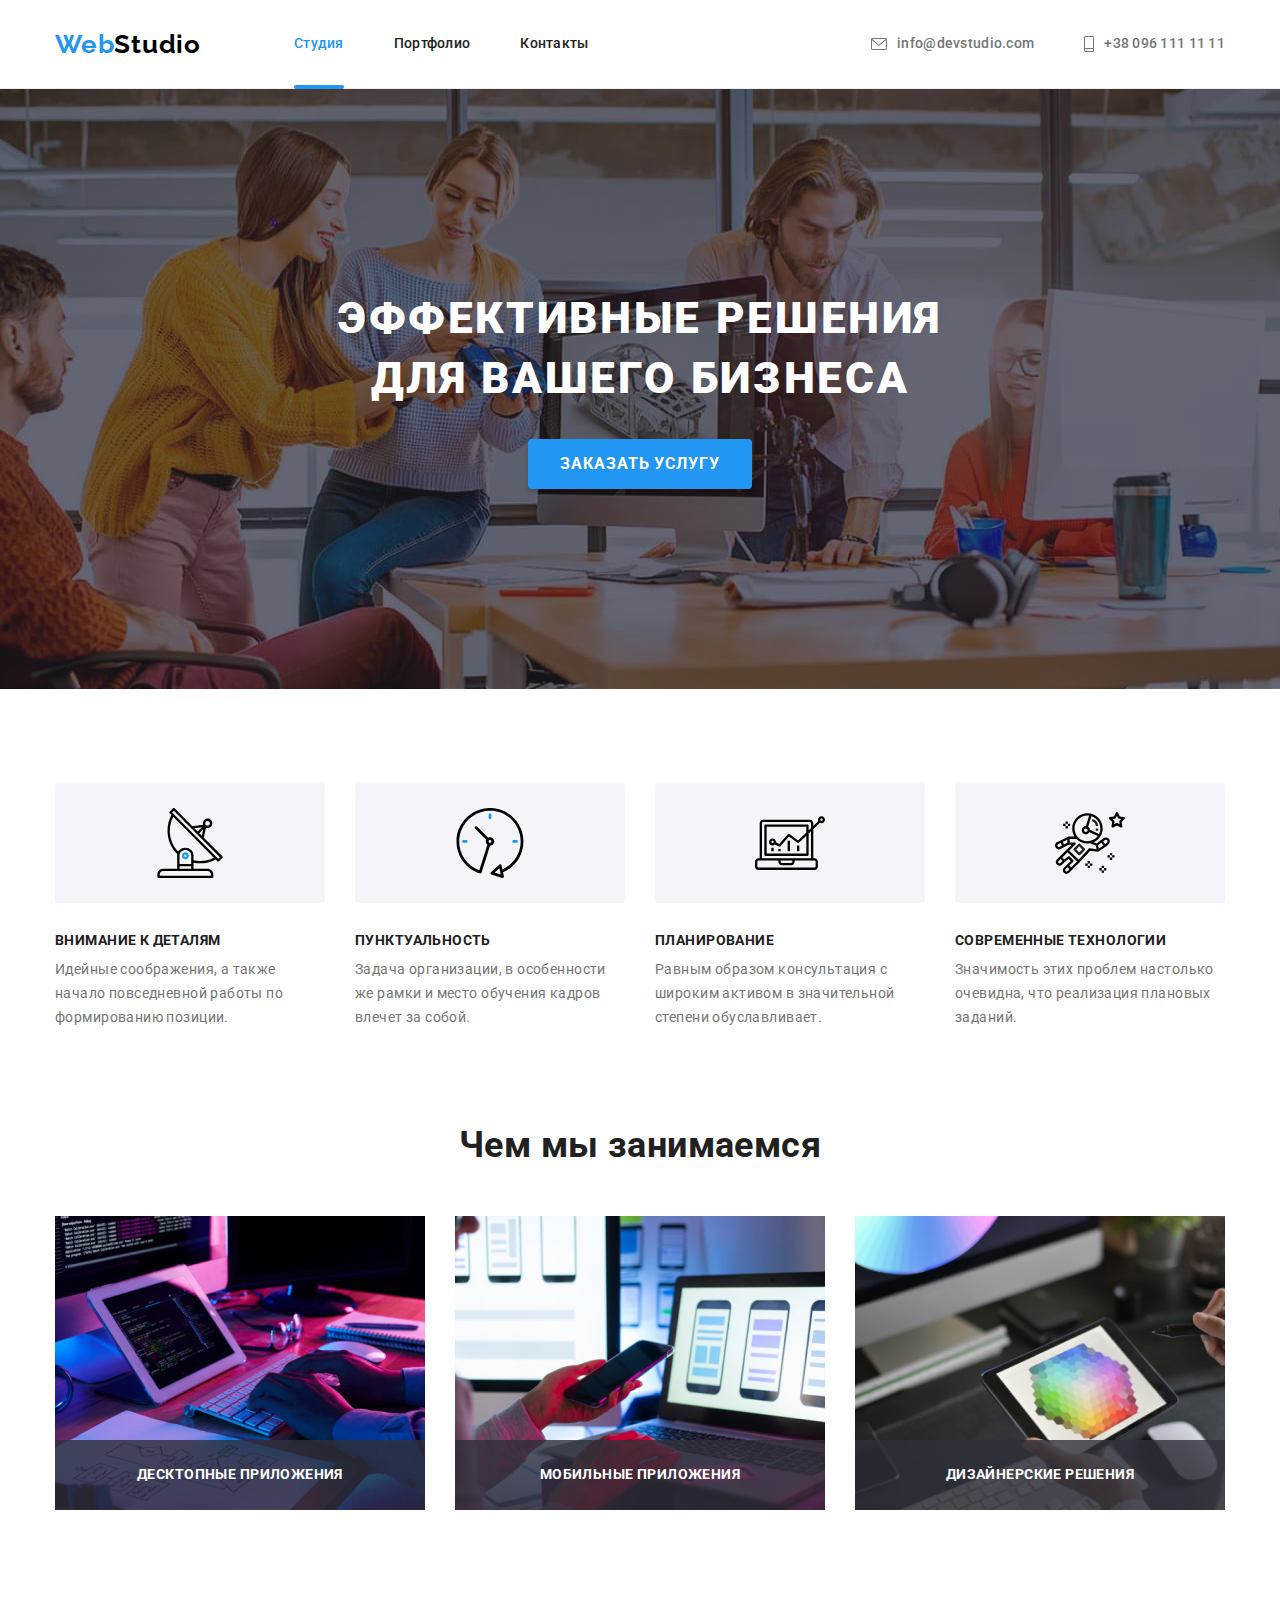
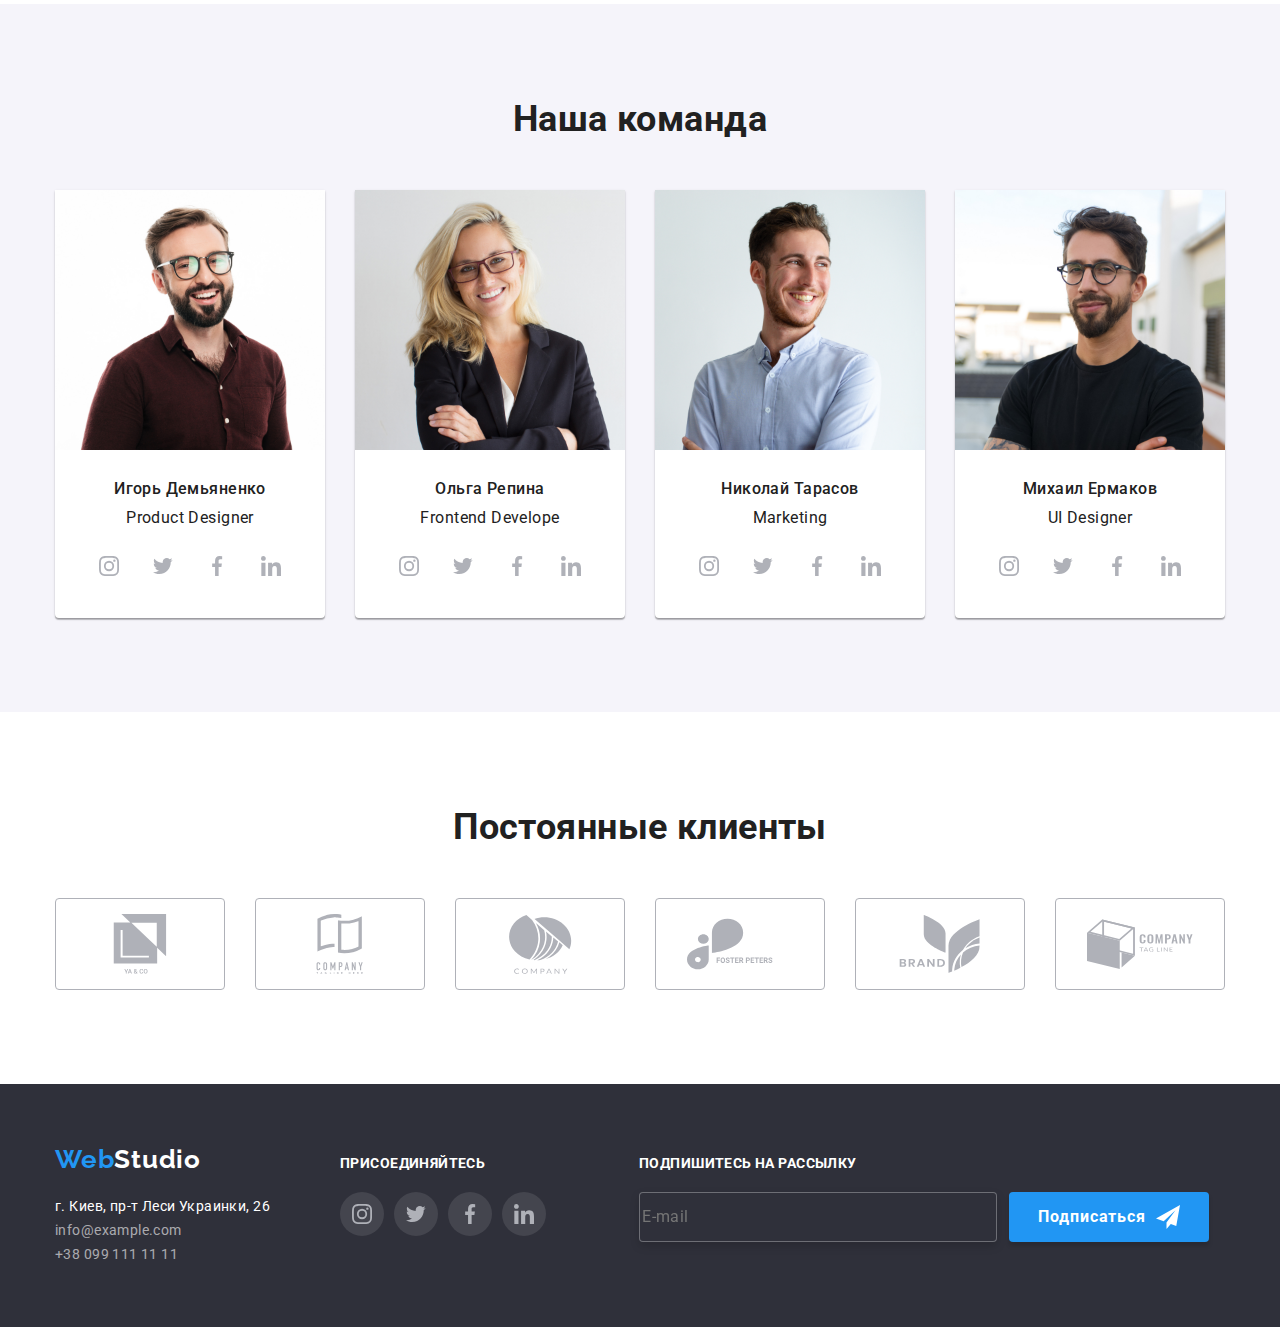
<file: index.html>
<!DOCTYPE html>
<html lang="ru">

<head>
    <meta charset="UTF-8">
    <meta http-equiv="X-UA-Compatible" content="IE=edge">
    <meta name="viewport" content="width=device-width, initial-scale=1.0">
    <title>Студия</title>
    <link rel="preconnect" href="https://fonts.googleapis.com">
    <link rel="preconnect" href="https://fonts.gstatic.com" crossorigin>
    <link rel="preconnect" href="https://fonts.googleapis.com">
    <link rel="preconnect" href="https://fonts.gstatic.com" crossorigin>
    <link href="https://fonts.googleapis.com/css2?family=Raleway:wght@700&family=Roboto:wght@400;500;700;900&display=swap"
        rel="stylesheet">
        <link rel="stylesheet" href="https://cdnjs.cloudflare.com/ajax/libs/modern-normalize/1.1.0/modern-normalize.min.css">
    <link rel="stylesheet" href="./css/styles.css">
</head>

<body>
    <!--Шапка сайта-->
    <header class="page-header">
     <div class="container header-container">
        <a href="" class="logo">Web<span class="logo-studio">Studio</span></a>
        <nav>
            <ul class="site-nav">
                <li class="header-item"><a href="" class="link current">Студия</a></li>
                <li class="header-item"><a href="./portfolio.html" class="link">Портфолио</a></li>
                <li class="header-item"><a href="" class="link">Контакты</a></li>
            </ul>
        </nav>
        <ul class="auth-nav">
            <li class="header-item"><a href="mailto:info@devstudio.com" class="link">
                <svg class="icon-envelop" width="16" height="12">
                <use href="./images/icons.svg#icon-envelope"></use></svg>
                info@devstudio.com</a></li>
            <li class="header-item"><a href="tel:+380961111111" class="link">
                <svg class="icon-smart" width="10" height="16">
                    <use href="./images/icons.svg#icon-smartphone"></use></svg>
                +38 096 111 11 11</a></li>
        </ul>
        </div> 
    </header>
    <main>
        <!--Головна картинка-->
        <section class="hero">
            <div class="container">
            <h1 class="hero-title">Эффективные решения для вашего бизнеса</h1>
            <button type="button" class="button primary" data-modal-open>Заказать услугу</button>
            </div>
        </section>

        <!--Особливості-->
         <section class="section">
            <div class="container">
            <h2 class="section-title visually-hidden">Особенности</h2>
            <ul class="feature-items">
                <li class="feature-content">
                    <div class="icons-item">
                    <svg class="feature-icon" width="65" height="70">
                        <use href="./images/icons.svg#icon-antenna-1"></use>
                    </svg>
                    </div>
                    <h3 class="title">Внимание к деталям</h3>
                    <p>Идейные соображения, а также начало повседневной работы по формированию позиции.</p>
                </li>
                <li class="feature-content">
                    <div class="icons-item">
                    <svg class="feature-icon" width="67" height="70">
                        <use href="./images/icons.svg#icon-clock"></use>
                    </svg>
                    </div>
                    <h3 class="title">Пунктуальность</h3>
                    <p>Задача организации, в особенности же рамки и место обучения кадров влечет за собой.</p>
                </li>
                <li class="feature-content">
                    <div class="icons-item">
                    <svg class="feature-icon" width="70" height="54">
                        <use href="./images/icons.svg#icon-diagramma"></use>
                    </svg>
                    </div>
                    <h3 class="title">Планирование</h3>
                    <p>Равным образом консультация с широким активом в значительной степени обуславливает.</p>
                </li>
                <li class="feature-content">
                    <div class="icons-item">
                    <svg class="feature-icon" width="55" height="60">
                        <use href="./images/icons.svg#icon-astronaut"></use>
                    </svg>
                    </div>
                    <h3 class="title">Современные технологии</h3>
                    <p>Значимость этих проблем настолько очевидна, что реализация плановых заданий.</p>
                </li>
            </ul>
            </div>
        </section>
    
        <!--Чим ми займаємося-->
        <section class="section section-work">
            <div class="container">
            <h2 class="section-title">Чем мы занимаемся</h2>
            <ul class="work">
                <li class="work-items"><img src="./images/img1.jpg" alt="создание сайтов" width="370">
                    <div class="label">Десктопные приложения</div>
                </li>
                <li class="work-items"> <img src="./images/img1.2.jpg" alt="работа на электронных носителях" width="370">
                    <div class="label">Мобильные приложения</div>
                </li>
                <li class="work-items"> <img src="./images/img1.3.jpg" alt="дизайн и графика" width="370">
                    <div class="label">Дизайнерские решения</div>
                </li>
            </ul>
        </div>
        </section>

        <!--Команда-->
    
        <section class="team section">
            <div class="container">
            <h2 class="section-title">Наша команда</h2>
            <ul class="team-items">
                <li class="items-card"> 
                    <img src="./images/img.jpg" alt="фото дизайнер" width="270">
                     <div class="card-bottom">
                    <h3 class="title">Игорь Демьяненко</h3>
                    <p class="text" lang="en">Product Designer</p> 
                    
                    <ul class="team-items-list social-list">
                        <li class="social-item">
                            <a href="" class="social-link">
                                <svg class="social-icon" width="20" height="20">
                                    <use href="./images/icons.svg#icon-instagram-2-1"></use>
                                </svg>
                            </a>
                        </li>
                        <li class="social-item">
                            <a href="" class="social-link">
                            <svg class="social-icon" width="20" height="20">
                                <use href="./images/icons.svg#icon-twit"></use>
                            </svg>
                            </a>
                        </li>
                        <li class="social-item">
                            <a href="" class="social-link">
                            <svg class="social-icon" width="20" height="20">
                                <use href="./images/icons.svg#icon-facebook"></use>
                            </svg>
                            </a>
                        </li>
                        <li class="social-item">
                            <a href="" class="social-link">
                            <svg class="social-icon" width="20" height="20">
                                <use href="./images/icons.svg#icon-linkedin"></use>
                            </svg>
                            </a>
                        </li>
                    </ul>
                    </div>
                    </li>
                <li class="items-card"><img src="./images/img2.jpg" alt="фото фронтэнд" width="270">
                    <div class="card-bottom">
                    <h3 class="title">Ольга Репина</h3>
                    <p class="text" lang="en">Frontend Develope</p>
               
                <ul class="team-items-list social-list">
                    <li class="social-item">
                        <a href="" class="social-link">
                            <svg class="social-icon" width="20" height="20">
                                <use href="./images/icons.svg#icon-instagram-2-1"></use>
                            </svg>
                        </a>
                    </li>
                    <li class="social-item">
                        <a href="" class="social-link">
                            <svg class="social-icon" width="20" height="20">
                                <use href="./images/icons.svg#icon-twit"></use>
                            </svg>
                        </a>
                    </li>
                    <li class="social-item">
                        <a href="" class="social-link">
                            <svg class="social-icon" width="20" height="20">
                                <use href="./images/icons.svg#icon-facebook"></use>
                            </svg>
                        </a>
                    </li>
                    <li class="social-item">
                        <a href="" class="social-link">
                            <svg class="social-icon" width="20" height="20">
                                <use href="./images/icons.svg#icon-linkedin"></use>
                            </svg>
                        </a>
                    </li>
                </ul>
                </div>
                </li>

                <li class="items-card"><img src="./images/img3.jpg" alt="фото маркетолог" width="270">
                    <div class="card-bottom">
                    <h3 class="title">Николай Тарасов</h3>
                    <p class="text" lang="en">Marketing</p>
                
                <ul class="team-items-list social-list">
                    <li class="social-item">
                        <a href="" class="social-link">
                            <svg class="social-icon" width="20" height="20">
                                <use href="./images/icons.svg#icon-instagram-2-1"></use>
                            </svg>
                        </a>
                    </li>
                    <li class="social-item">
                        <a href="" class="social-link">
                            <svg class="social-icon" width="20" height="20">
                                <use href="./images/icons.svg#icon-twit"></use>
                            </svg>
                        </a>
                    </li>
                    <li class="social-item">
                        <a href="" class="social-link link">
                            <svg class="social-icon" width="20" height="20">
                                <use href="./images/icons.svg#icon-facebook"></use>
                            </svg>
                        </a>
                    </li>
                    <li class="social-item">
                        <a href="" class="social-link">
                            <svg class="social-icon" width="20" height="20">
                                <use href="./images/icons.svg#icon-linkedin"></use>
                            </svg>
                        </a>
                    </li>
                </ul>
                </div>
                </li>
                <li class="items-card"><img src="./images/img4.jpg" alt="фото інтерфейс дизайнер" width="270">
                    <div class="card-bottom">
                    <h3 class="title">Михаил Ермаков</h3>
                    <p class="text" lang="en">UI Designer</p>
                   
                    <ul class="team-items-list social-list">
                        <li class="social-item">
                            <a href="" class="social-link">
                                <svg class="social-icon" width="20" height="20">
                                    <use href="./images/icons.svg#icon-instagram-2-1"></use>
                                </svg>
                            </a>
                        </li>
                        <li class="social-item">
                            <a href="" class="social-link">
                                <svg class="social-icon" width="20" height="20">
                                    <use href="./images/icons.svg#icon-twit"></use>
                                </svg>
                            </a>
                        </li>
                        <li class="social-item">
                            <a href="" class="social-link">
                                <svg class="social-icon" width="20" height="20">
                                    <use href="./images/icons.svg#icon-facebook"></use>
                                </svg>
                            </a>
                        </li>
                        <li class="social-item">
                            <a href="" class="social-link">
                                <svg class="social-icon" width="20" height="20">
                                    <use href="./images/icons.svg#icon-linkedin"></use>
                                </svg>
                            </a>
                        </li>
                    </ul>
                    </div>
                </li>
            </ul>
            </div>
        </section>
        <!-- наші клієнти    -->
        <section class="client section">
            <div class="container">
            <h2 class="section-title">Постоянные клиенты</h2>
            <ul class="client-list">
                <li class="logo-item">
                    <a href="" class="logo-link">
                        <svg class="logo-icon" width="106" height="60">
                            <use href="./images/icons.svg#icon-comp-ya"></use>
                        </svg>
                    </a>
                </li>
                <li class="logo-item">
                    <a href="" class="logo-link">
                        <svg class="logo-icon" width="106" height="60">
                            <use href="./images/icons.svg#icon-company-tag"></use>
                        </svg>
                    </a>
                </li>
                <li class="logo-item">
                    <a href="" class="logo-link">
                        <svg class="logo-icon" width="106" height="60">
                            <use href="./images/icons.svg#icon-company"></use>
                        </svg>
                    </a>
                </li>
                <li class="logo-item">
                    <a href="" class="logo-link">
                        <svg class="logo-icon" width="106" height="60">
                            <use href="./images/icons.svg#icon-comp-foster"></use>
                        </svg>
                    </a>
                </li>
                <li class="logo-item">
                    <a href="" class="logo-link">
                        <svg class="logo-icon" width="106" height="60">
                            <use href="./images/icons.svg#icon-comp-brand"></use>
                        </svg>
                    </a>
                </li>
                <li class="logo-item">
                    <a href="" class="logo-link">
                        <svg class="logo-icon" width="106" height="60">
                            <use href="./images/icons.svg#icon-comp-tagline"></use>
                        </svg>
                    </a>
                </li>
                </div>
        </section>
    </main>

    <!--Підвал-->
    <footer class="footer">
    <div class="container container-footer">
        <div class="contact-wrap">
            <div class="contact-container">
        <a href="" class="logo logo-bottom"> Web<span class="logo-white logo-bottom">Studio</span></a>
        <address>
            <ul>
                <li class="contact"><a href="" class="footer-address">г. Киев, пр-т Леси Украинки, 26</a> </li>
                <li class="contact"><a href="mailto:info@example.com" class="footer-contacts">info@example.com</a></li>
                <li class="contact"><a href="tel:+380991111111" class="footer-contacts">+38 099 111 11 11</a></li>
            </ul>
            </address>
            </div>
            <div class="soc-container">
            <h3 class="footer-title">присоединяйтесь</h3>
            <ul class="footer-list">
                <li class="social-item footer-soc">
                    <a href="" class="social-link footer-link">
                        <svg class="social-icon" width="20" height="20">
                            <use href="./images/icons.svg#icon-instagram-2-1"></use>
                        </svg>
                    </a>
                    </li>
                    <li class="social-item">
                        <a href="" class="social-link footer-link">
                            <svg class="social-icon" width="20" height="20">
                                <use href="./images/icons.svg#icon-twit"></use>
                            </svg>
                        </a>
                    </li>
                    <li class="social-item">
                        <a href="" class="social-link footer-link">
                            <svg class="social-icon" width="20" height="20">
                                <use href="./images/icons.svg#icon-facebook"></use>
                            </svg>
                        </a>
                    </li>
                    <li class="social-item">
                        <a href="" class="social-link footer-link">
                            <svg class="social-icon" width="20" height="20">
                                <use href="./images/icons.svg#icon-linkedin"></use>
                            </svg>
                        </a>
                 </li>
            </ul>
            </div>
        <form class="footer-form">
            <h3 class="footer-title">Подпишитесь на рассылку</h3>
            <div class="form-set">
            <input class="form-subscription" type="email" name="email" placeholder="E-mail" >
            <button type="submit" class="button-form button">Подписаться
                <svg class="icon-send" width="24" height="24">
                    <use href="./images/icons.svg#icon-icon-send"></use>
                </svg> </button>
                </div>
        </form>
        </div>
        </div>
    </footer>

 <div class="backdrop is-hidden" data-modal>
<div class="modal">
 <button type="button" class="btn" data-modal-close>
<svg width="18" height="18">
    <use href="./images/icons.svg#icon-close-black"></use>
</svg>
 </button>

<p class="modal-title">Оставьте свои данные, мы вам перезвоним</p>
<form action="#" class="modal-form">
    <div class="input-form">
    <label for="user-name" class="input-label">Имя</label>
    <input type="text" name="user-name" id="user-name" class="modal-input"/>
<svg class="input-icon" width="12" height="12">
    <use href="./images/icons.svg#icon-user"></use>
</svg>
</div>
    <div class="input-form">
    <label for="user-tel" class="input-label">Телефон</label>
    <input type="tel" name="user-tel" id="user-tel" class="modal-input" />
    <svg class="input-icon" width="13" height="13">
        <use href="./images/icons.svg#icon-tel"></use>
    </svg>
    </div>

    <div class="input-form">
    <label for="user-email" class="input-label">Почта</label>
    <input type="email" name="user-email" id="user-email" class="modal-input" /> 
    <svg class="input-icon" width="15" height="12">
        <use href="./images/icons.svg#icon-email"></use>
    </svg>
    </div>

    <div class="input-form text">
    <label for="user-text" class="input-label">Комментарий</label>
    <textarea name="user-text" id="user-text" class="modal-text modal-input" placeholder="Введите текст"></textarea>
    </div>

    <input type="checkbox" id="modal-checkbox" class="modal-checkbox visually-hidden"/>
    <label for="modal-checkbox" class="checkbox-text">
        <span><svg class="chek-icon" width="11" height="8">
                <use href="./images/icons.svg#icon-checkbox"></use>
            </svg></span>
        Соглашаюсь с рассылкой и принимаю&#160;<a class="modal-link" href="">Условия договора</a></label>
    <button type="submit" class="button-form button button-modal">Отправить</button>
</form>
</div>
</div>
<script src="./js/modal.js"></script>
</body>
</html>
</file>
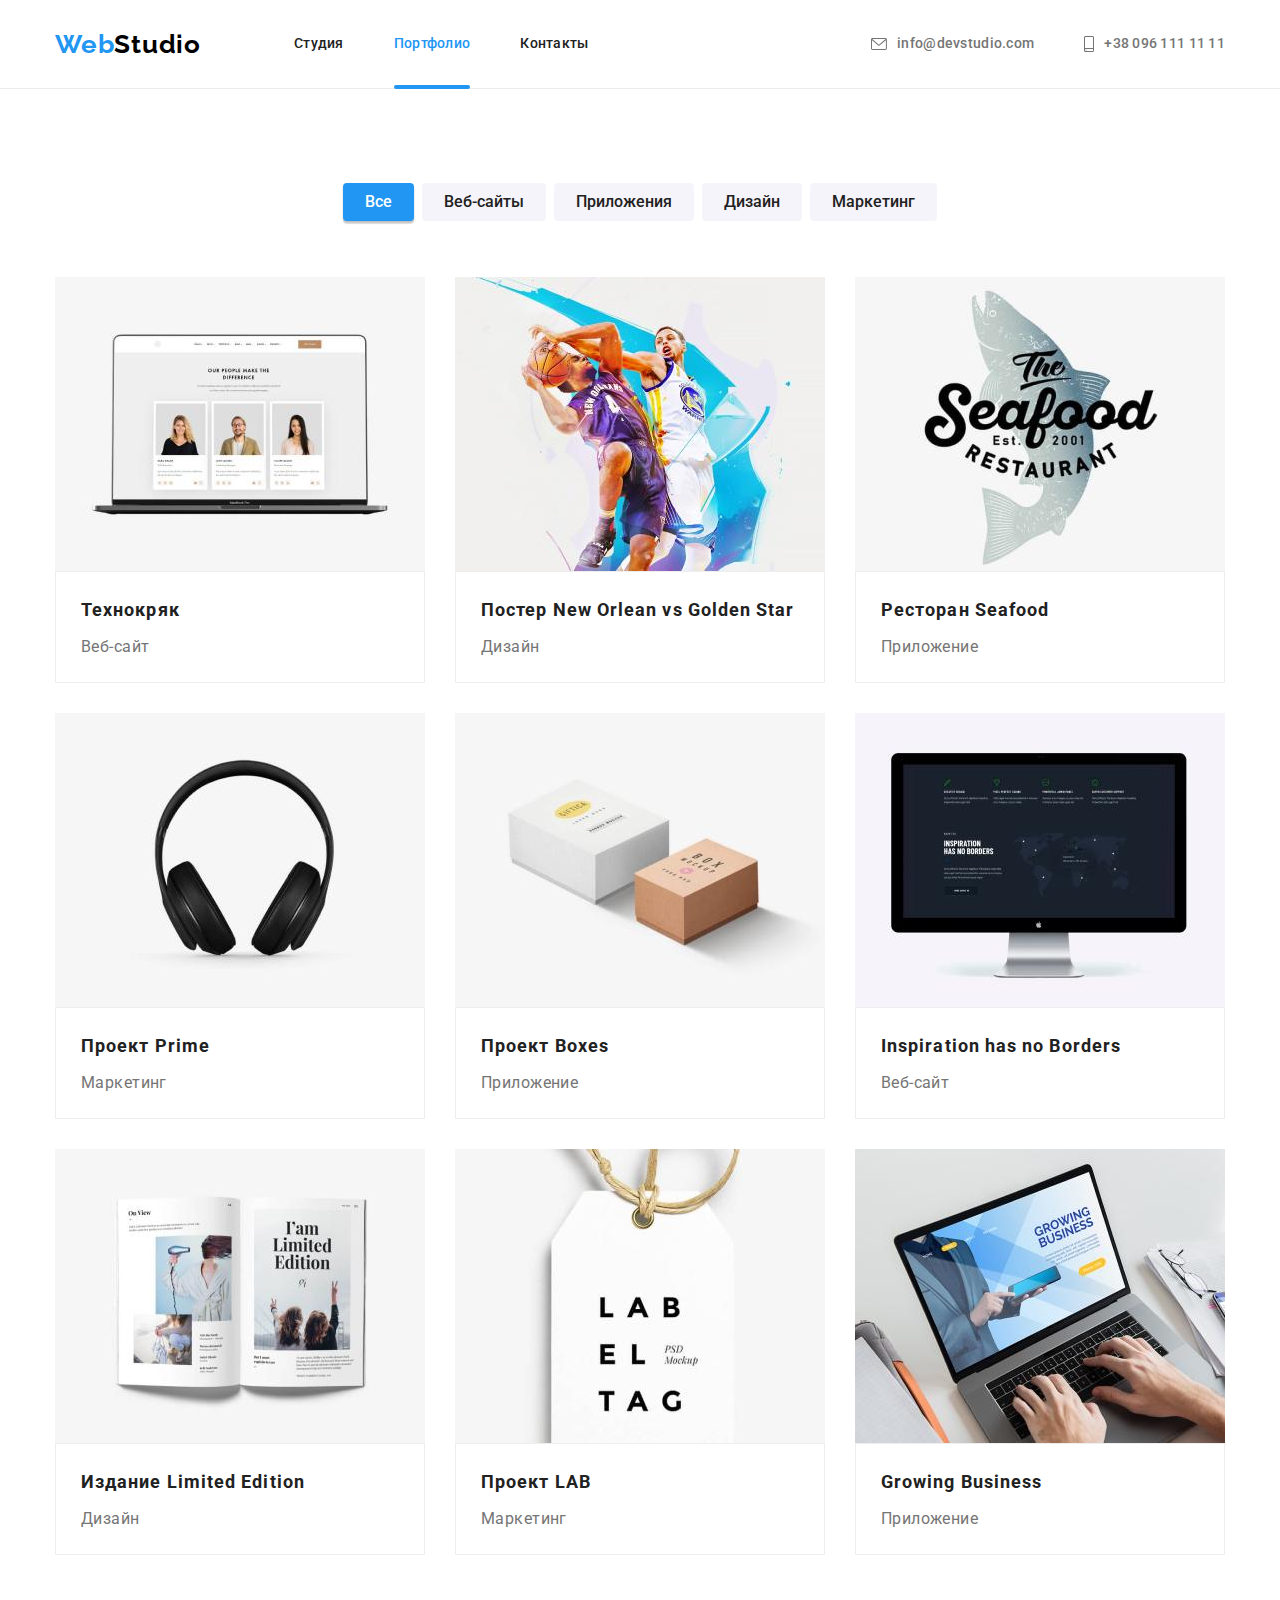
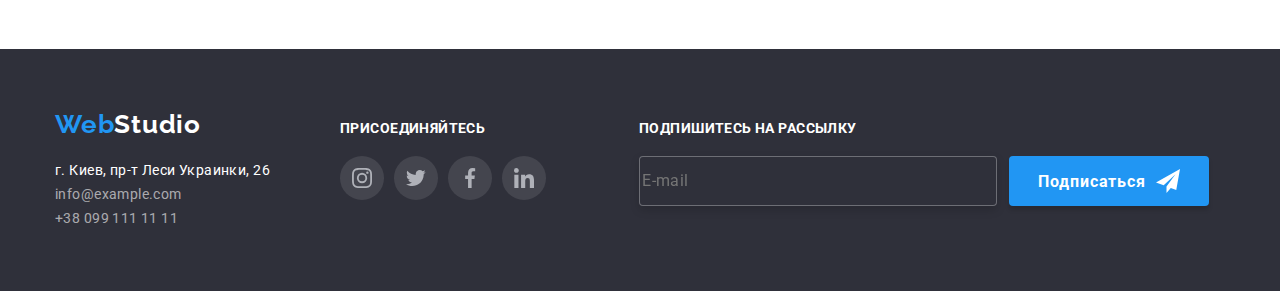
<file: portfolio.html>
<!DOCTYPE html>
<html lang="ru">

<head>
    <meta charset="UTF-8">
    <meta http-equiv="X-UA-Compatible" content="IE=edge">
    <meta name="viewport" content="width=device-width, initial-scale=1.0">
    <title>Портфолио</title>
    <link rel="preconnect" href="https://fonts.googleapis.com">
    <link rel="preconnect" href="https://fonts.gstatic.com" crossorigin>
    <link
        href="https://fonts.googleapis.com/css2?family=Raleway:wght@700&family=Roboto:wght@400;500;700;900&display=swap"
        rel="stylesheet">
        <link rel="stylesheet" href="https://cdnjs.cloudflare.com/ajax/libs/modern-normalize/1.1.0/modern-normalize.min.css">
    <link rel="stylesheet" href="./css/styles.css">
</head>

<body>
    <!--Шапка сайта-->
    <header class="page-header">
    <div class="container header-container">
        <a href="" class="logo">Web<span class="logo-studio">Studio</span></a>
        <nav>
            <ul class="site-nav">
                <li class="header-item"><a href="./index.html" class="link">Студия</a></li>
                <li class="header-item"><a href="./portfolio.html" class="link current">Портфолио</a></li>
                <li class="header-item"><a href="" class="link">Контакты</a></li>
            </ul>
        </nav>
        <ul class="auth-nav">
            <li class="header-item"><a href="mailto:info@devstudio.com" class="link">
            <svg class="icon-envelop" width="16" height="12">
                <use href="./images/icons.svg#icon-envelope"></use></svg>
                info@devstudio.com</a></li>
            <li class="header-item"><a href="tel:+380961111111" class="link">
                <svg class="icon-smart" width="10" height="16">
                    <use href="./images/icons.svg#icon-smartphone"></use></svg>
                +38 096 111 11 11</a></li>
        </ul>
    </div>
    </header>
    <main>
        <!-- картинки робіт -->
        <section class="section">
            <div class="container">
            <h1 class="visually-hidden">портфель работ</h1>
            <ul class="filter button">
                <li class="filter-item"><button type="button" class="button secondary current">Все</button></li>
                <li class="filter-item"><button type="button" class="button secondary web">Веб-сайты</button></li>
                <li class="filter-item"><button type="button" class="button secondary application">Приложения</button></li>
                <li class="filter-item"><button type="button" class="button secondary desing">Дизайн</button></li>
                <li class="filter-item"><button type="button" class="button secondary marketing">Маркетинг</button></li>
            </ul>
            <ul class="images-items">
                <li class="card-set">
                <a href="" class="link-portfolio">
                    <div class="overlay">
                    <img src="./images/techno.jpg" alt="технокряк" width="370">
                    <p class="text-overlay">Технокряк это современная площадка распространения коронавируса. Компании используют эту платформу для цифрового
                        шпионажа и атак на защищённые сервера конкурентов.
                    </p>
                   </div>
                    <div class="portfolio-bottom">
                    <h2 class="images-items-title">Технокряк</h2>
                    <p>Веб-сайт</p>
                </div>
                </a>
                </li>
                <li class="card-set">
                        <a href="" class="link-portfolio">
                            <div class="overlay">
                            <img src="./images/poster.jpg" alt="постер баскетбол" width="370">
                            <p class="text-overlay">Технокряк это современная площадка распространения коронавируса. Компании используют эту
                                платформу для цифрового шпионажа и атак на защищённые сервера конкурентов.
                            </p>
                            </div>
                        <div class="portfolio-bottom">
                    <h2 class="images-items-title">Постер New Orlean vs Golden Star</h2>
                    <p>Дизайн</p>
                    </div>
                    </a>
                </li>
                <li class="card-set">
                    <a href="" class="link-portfolio">
                        <div class="overlay">
                        <img src="./images/restoran.jpg" alt="приложение ресторан" width="370">
                        <p class="text-overlay">Технокряк это современная площадка распространения коронавируса. Компании используют эту
                            платформу для цифрового шпионажа и атак на защищённые сервера конкурентов.</p>
                        </div>
                    <div class="portfolio-bottom">
                    <h2 class="images-items-title">Ресторан Seafood</h2>
                    <p>Приложение</p>
                    </div>
                    </a>
                </li>
                <li class="card-set">
                    <a href="" class="link-portfolio">
                        <div class="overlay">
                        <img src="./images/prime.jpg" alt="наушники" width="370">
                      <p class="text-overlay">Технокряк это современная площадка распространения коронавируса. Компании используют эту
                    платформу для цифрового шпионажа и атак на защищённые сервера конкурентов.</p>
                      </div>
                    <div class="portfolio-bottom">
                    <h2 class="images-items-title">Проект Prime</h2>
                    <p>Маркетинг</p>
                    </div>
                    </a>
                </li>
                <li class="card-set">
                    <a href="" class="link-portfolio">
                        <div class="overlay">
                        <img src="./images/box.jpg" alt="коробка" width="370">
                        <p class="text-overlay">Технокряк это современная площадка распространения коронавируса. Компании используют эту
                            платформу для цифрового шпионажа и атак на защищённые сервера конкурентов.</p>
                        </div>
                <div class="portfolio-bottom">
                    <h2 class="images-items-title">Проект Boxes</h2>
                    <p>Приложение</p>
                    </div>
                    </a>
                </li>
                <li class="card-set">
                    <a href="" class="link-portfolio">
                        <div class="overlay">
                        <img src="./images/insp.jpg" alt="вдохновение" width="370">
                        <p class="text-overlay">Технокряк это современная площадка распространения коронавируса. Компании используют эту
                        платформу для цифрового шпионажа и атак на защищённые сервера конкурентов.</p>
                        </div>
                    <div class="portfolio-bottom">
                    <h2 class="images-items-title">Inspiration has no Borders</h2>
                    <p>Веб-сайт</p>
                    </div>
                    </a>
                </li>
                <li class="card-set">
                    <a href="" class="link-portfolio">
                        <div class="overlay">
                        <img src="./images/book.jpg" alt="издание" width="370">
                        <p class="text-overlay">Технокряк это современная площадка распространения коронавируса. Компании используют эту
                            платформу для цифрового шпионажа и атак на защищённые сервера конкурентов.</p>
                        </div>
                <div class="portfolio-bottom">
                    <h2 class="images-items-title">Издание Limited Edition</h2>
                    <p>Дизайн</p>
                    </div>
                    </a>
                </li>
                <li class="card-set">
                    <a href="" class="link-portfolio">
                        <div class="overlay">
                        <img src="./images/lab.jpg" alt="проект" width="370">
                      <p class="text-overlay">Технокряк это современная площадка распространения коронавируса. Компании используют эту
    платформу для цифрового шпионажа и атак на защищённые сервера конкурентов.</p>
                    </div>
                    <div class="portfolio-bottom">
                    <h2 class="images-items-title">Проект LAB</h2>
                    <p>Маркетинг</p>
                    </div>
                    </a>
                </li>
                <li class="card-set">
                    <a href="" class="link-portfolio">
                        <div class="overlay">
                        <img src="./images/busines.jpg" alt="развитие бизнеса" width="370">
                        <p class="text-overlay">Технокряк это современная площадка распространения коронавируса. Компании используют эту
                        платформу для цифрового шпионажа и атак на защищённые сервера конкурентов</p>
                            </div>
                    <div class="portfolio-bottom">
                    <h2 class="images-items-title">Growing Business</h2>
                    <p>Приложение</p>
                    </div>
                    </a>
                </li>
            </ul>
            </div>
        </section>
       
    </main>

    <!--Підвал-->
    <footer class="footer">
        <div class="container">
            <div class="contact-wrap">
                <div class="contact-container">
                    <a href="" class="logo logo-bottom"> Web<span class="logo-white logo-bottom">Studio</span></a>
                    <address>
                        <ul>
                            <li class="contact"><a href="" class="footer-address">г. Киев, пр-т Леси Украинки, 26</a> </li>
                            <li class="contact"><a href="mailto:info@example.com"
                                    class="footer-contacts">info@example.com</a></li>
                            <li class="contact"><a href="tel:+380991111111" class="footer-contacts">+38 099 111 11 11</a>
                            </li>
                        </ul>
                    </address>
                </div>
                <div class="soc-container">
                    <h3 class="title footer-title">присоединяйтесь</h3>
                    <ul class="footer-list">
                        <li class="social-item footer-soc">
                            <a href="" class="social-link footer-link">
                                <svg class="social-icon" width="20" height="20">
                                    <use href="./images/icons.svg#icon-instagram-2-1"></use>
                                </svg>
                            </a>
                        </li>
                        <li class="social-item">
                            <a href="" class="social-link footer-link">
                                <svg class="social-icon" width="20" height="20">
                                    <use href="./images/icons.svg#icon-twit"></use>
                                </svg>
                            </a>
                        </li>
                        <li class="social-item">
                            <a href="" class="social-link footer-link">
                                <svg class="social-icon" width="20" height="20">
                                    <use href="./images/icons.svg#icon-facebook"></use>
                                </svg>
                            </a>
                        </li>
                        <li class="social-item">
                            <a href="" class="social-link footer-link">
                                <svg class="social-icon" width="20" height="20">
                                    <use href="./images/icons.svg#icon-linkedin"></use>
                                </svg>
                            </a>
                        </li>
                    </ul>
                </div>
        <form class="footer-form">
            <h3 class="footer-title">Подпишитесь на рассылку</h3>
            <div class="form-set">
                <input class="form-subscription" type="email" name="email" placeholder="E-mail">
                <button type="submit" class="button-form button">Подписаться
                    <svg class="icon-send" width="24" height="24">
                        <use href="./images/icons.svg#icon-icon-send"></use>
                    </svg> </button>
            </div>
        </form>
        </div>
       </div>
    </footer>
    
    
    </body>
    
    </html>














</body>

</html>
</file>
<file: css/styles.css>
:root {
  --basic-text-color: #757575;
  --text-color: #212121;
  --accent-color: #2196f3;
  --basic-bg-color: #ffffff;
  --secondary-bg-color: #f5f4fa;
  --bg-color: #2f303a;
  --text-white-color: #ffffff;
  --card-set-marg: 30px;
}

body {
  background-color: var(--basic-bg-color);
  color: var(--basic-text-color);
  font-family: roboto, sans-serif;
  font-weight: 400;
  font-size: 14px;
  line-height: 1.71;
  letter-spacing: 0.03em;
}

.container {
  width: 1200px;
  padding-left: 15px;
  padding-right: 15px;
  margin: 0 auto;
}

.section {
  padding-top: 94px;
  padding-bottom: 94px;
}

img {
  display: block;
  max-width: 100%;
  height: auto;
}

/* знімаємо маржини з заголовків і абзаців */
h1,
h2,
h3,
p {
  padding: 0;
  margin: 0;
}

/* обнуляція списку */
ul {
  list-style: none;
  padding: 0;
  margin: 0;
  marker: none;
}

/* ссилки */
.link {
  color: var(--text-color);
  text-decoration: none;
  font-weight: 500;
  line-height: 1.14;
  letter-spacing: 0.02em;
}

/* заголовки*/

.section-title {
  color: var(--text-color);
  font-weight: 700;
  font-size: 36px;
  line-height: 1.17;
  margin-bottom: 50px;
  text-align: center;
}
.visually-hidden {
  position: absolute;
  clip: rect(0 0 0 0);
  width: 1px;
  height: 1px;
  margin: -1px;
}
/* кнопки */
.button {
  display: flex;
  border-radius: 4px;
  margin-top: 0;
  justify-content: center;

  font-family: inherit;
  font-size: 16px;
  align-items: center;
  cursor: pointer;
  border: transparent;
}

/* хедер */
.header-container {
  display: flex;
  align-items: center;
}

.page-header {
  border-bottom: 1px solid#ececec;
}

/* логотип */
.logo {
  display: block;
  color: var(--accent-color);
  text-decoration: none;
  font-family: Raleway, sans-serif;
  font-weight: 700;
  font-size: 26px;
  line-height: 1.19;
  letter-spacing: 0.03em;
  margin-right: 93px;
}

.logo-studio {
  color: #000000;
}
/* логотип футер */

.logo-white {
  color: var(--text-white-color);
}

.logo-bottom {
  margin-right: 0;
  margin-bottom: 20px;
}

.header-item:not(:last-child) {
  margin-right: 50px;
}

.header-item {
  padding-top: 32px;
  padding-bottom: 32px;

  position: relative;
}

/* навигація */
.site-nav {
  display: flex;
  align-items: center;
}

.site-nav .link::after {
  position: absolute;
  display: block;
  content: '';
  width: 100%;
  height: 4px;
  background-color: var(--accent-color);
  border-radius: 2px;
  bottom: -1px;
  opacity: 0;

  transition-property: opasity;
  transition-duration: 250ms;
  transition-timing-function: cubic-bezier(0.4, 0, 0.2, 1);
}

.site-nav .link:hover::after {
  opacity: 1;
}

.site-nav .link {
  transition-property: color;
  transition-duration: 250ms;
  transition-timing-function: cubic-bezier(0.4, 0, 0.2, 1);
}

.site-nav .link:hover,
.site-nav .link:focus {
  color: var(--accent-color);
}

.site-nav .link.current::after {
  position: absolute;
  display: block;
  content: '';
  width: 100%;
  height: 4px;
  background-color: var(--accent-color);
  border-radius: 2px;
  bottom: -1px;
  opacity: 1;
}

.site-nav .link.current {
  color: var(--accent-color);
}

.auth-nav {
  display: flex;
  margin-left: auto;
  align-items: center;
}
.auth-nav .link {
  display: flex;
  justify-content: center;
  align-items: center;

  color: var(--basic-text-color);

  transition-property: color;
  transition-duration: 250ms;
  transition-timing-function: cubic-bezier(0.4, 0, 0.2, 1);
}

.auth-nav .link:hover,
.auth-nav .link:focus {
  color: var(--accent-color);
}

.auth-nav .link:hover .icon-envelop,
.auth-nav .link:focus .icon-envelop {
  fill: var(--accent-color);
}

.auth-nav .link:hover .icon-smart,
.auth-nav .link:focus .icon-smart {
  fill: var(--accent-color);
}

.icon-envelop {
  fill: var(--basic-text-color);
  margin-right: 10px;

  transition-property: fill;
  transition-duration: 250ms;
  transition-timing-function: cubic-bezier(0.4, 0, 0.2, 1);
}

.icon-smart {
  fill: var(--basic-text-color);
  margin-right: 10px;

  transition-property: fill;
  transition-duration: 250ms;
  transition-timing-function: cubic-bezier(0.4, 0, 0.2, 1);
}

/* герой */
.hero {
  padding-top: 200px;
  padding-bottom: 200px;
  background-color: var(--bg-color);
  text-align: center;

  background-image: linear-gradient(to right, rgba(47, 48, 58, 0.4), rgba(47, 48, 58, 0.4)),
    url(../images/hero.jpg);
  max-width: 1600px;
  max-height: 600px;
  margin-left: auto;
  margin-right: auto;
  background-position: center;
  background-repeat: no-repeat;
  background-size: cover;
}

.hero-title {
  color: var(--text-white-color);
  font-weight: 900;
  font-size: 44px;
  line-height: 1.36;
  letter-spacing: 0.06em;
  text-transform: uppercase;
  margin: 0 auto;
  max-width: 696px;
  margin-bottom: 30px;
}

.primary {
  background-color: var(--accent-color);
  color: var(--text-white-color);
  font-weight: 700;
  line-height: 1.87;

  padding: 10px 32px;
  min-width: 200px;
  margin: 0 auto;

  text-transform: uppercase;
  letter-spacing: 0.06em;
  box-shadow: 0px 4px 4px rgba(0, 0, 0, 0.15);

  transition-property: color, background-color;
  transition-duration: 250ms;
  transition-timing-function: cubic-bezier(0.4, 0, 0.2, 1);
}

.button .primary:hover,
.button .primary:focus {
  background-color: var(--accent-color);
  color: var(--text-white-color);
}

/* функції */

.feature-items {
  display: flex;
}

.feature-content:not(:last-child) {
  margin-right: var(--card-set-marg);
  max-width: 270px;
}

.icons-item {
  display: flex;
  align-items: center;
  justify-content: center;

  max-width: 270px;
  min-height: 120px;
  margin-bottom: 30px;
  background-color: var(--secondary-bg-color);
  border-radius: 4px;
}

.feature-icon {
  width: 70px;
  height: 70px;

  transition-property: fill;
  transition-duration: 250ms;
  transition-timing-function: cubic-bezier(0.4, 0, 0.2, 1);
}

.feature-icon:hover {
  fill: var(--accent-color);
}

.feature-items .title {
  color: var(--text-color);
  font-weight: 700;
  font-size: inherit;
  line-height: 1.14;
  text-transform: uppercase;
  margin-bottom: 10px;
}

/* чим ми займаємося */
.section-work {
  padding-top: 0;
}
.work {
  display: flex;
  margin-left: calc(-1 * var(--card-set-marg));
}
.work-items {
  position: relative;
  flex-basis: calc(100% / 3 - var(--card-set-marg));
  margin-left: var(--card-set-marg);
}

.label {
  position: absolute;
  bottom: 0;
  padding-top: 27px;
  padding-bottom: 27px;

  width: 100%;
  font-weight: 700;
  line-height: 1.14;
  text-align: center;
  background-color: rgba(47, 48, 58, 0.8);
  color: var(--text-white-color);
  text-transform: uppercase;
}

/* команда */
.team {
  background-color: var(--secondary-bg-color);
}

.team-items {
  display: flex;
  margin-left: calc(-1 * var(--card-set-marg));
}

.items-card {
  flex-basis: calc(100% / 4 - var(--card-set-marg));
  margin-left: var(--card-set-marg);
  overflow: hidden;

  background-color: var(--basic-bg-color);
  box-shadow: 0px 1px 3px rgba(0, 0, 0, 0.12), 0px 1px 1px rgba(0, 0, 0, 0.14),
    0px 2px 1px rgba(0, 0, 0, 0.2);
  border-radius: 0px 0px 4px 4px;
}

.team-items .title {
  color: var(--text-color);
  font-weight: 500;
  font-size: 16px;
  line-height: 1.18;
  text-align: center;
  margin-bottom: 10px;
}

.team-items .text {
  color: var(--text-color);
  font-size: 16px;
  line-height: 1.18;
  text-align: center;
  margin-bottom: 16px;
}

.card-bottom {
  padding-top: var(--card-set-marg);
  padding-bottom: var(--card-set-marg);
}

.social-item {
  width: 44px;
  height: 44px;
}
.social-link {
  width: 100%;
  height: 100%;
  border-radius: 50%;
  background-color: var(--basic-bg-color);

  display: flex;
  align-items: center;
  justify-content: center;
  fill: #afb1b8;

  transition-property: background-color;
  transition-duration: 250ms;
  transition-timing-function: cubic-bezier(0.4, 0, 0.2, 1);
}

.social-link:hover,
.social-link:focus {
  background-color: var(--accent-color);
}

.social-icon {
  transition-property: fill;
  transition-duration: 250ms;
  transition-timing-function: cubic-bezier(0.4, 0, 0.2, 1);
}

.social-link:hover .social-icon,
.social-link:focus .social-icon {
  fill: var(--basic-bg-color);
}

.social-list {
  display: flex;
  justify-content: center;
}

.social-item + .social-item {
  margin-left: 10px;
}

/* постійні клієнти */

.client-list {
  display: flex;
  justify-content: center;
}
.logo-item {
  width: 170px;
  height: 92px;

  border: 1px solid #afb1b8;
  box-sizing: border-box;
  border-radius: 4px;

  transition-property: border;
  transition-duration: 250ms;
  transition-timing-function: cubic-bezier(0.4, 0, 0.2, 1);
}

.logo-link {
  width: 100%;
  height: 100%;

  display: flex;
  align-items: center;
  justify-content: center;
  fill: #afb1b8;
}

.logo-icon {
  transition-property: fill;
  transition-duration: 250ms;
  transition-timing-function: cubic-bezier(0.4, 0, 0.2, 1);
}

.logo-link:hover .logo-icon,
.logo-link:focus .logo-icon {
  fill: var(--accent-color);
}

.logo-item:hover,
.logo-link:focus {
  border: 1px solid var(--accent-color);
}

.logo-item + .logo-item {
  margin-left: 30px;
}

/* футер */
.footer {
  background-color: var(--bg-color);
  line-height: 1.71;

  padding-top: 60px;
  padding-bottom: 60px;
}

.contact-wrap {
  display: flex;
  align-items: baseline;
}

.contact-container {
  max-width: 231px;
  margin-right: 70px;
}
.soc-container {
  max-width: 206px;
  margin-right: 93px;
}

.contact-item:not(:last-child) {
  margin-bottom: 9px;
}

.footer-address {
  color: var(--text-white-color);
  text-decoration: none;
  font-style: normal;

  transition: color 250ms cubic-bezier(0.4, 0, 0.2, 1);
}

.footer-contacts {
  color: rgba(255, 255, 255, 0.6);
  text-decoration: none;
  font-style: normal;

  transition: color 250ms cubic-bezier(0.4, 0, 0.2, 1);
}

.footer-address:hover,
.footer-address:focus {
  color: var(--accent-color);
}

.footer-contacts:hover,
.footer-contacts:focus {
  color: var(--accent-color);
}

.footer-list {
  display: flex;
  justify-content: center;
  align-items: center;
}

.footer-title {
  font-style: normal;
  font-weight: 700;
  font-size: 14px;
  color: var(--text-white-color);
  line-height: 1.14;
  text-transform: uppercase;
  margin-bottom: 20px;
}

.footer-link {
  background: rgba(255, 255, 255, 0.1);
}

.backdrop {
  position: fixed;
  top: 0;

  width: 100vw;
  height: 100vh;
  background: rgba(0, 0, 0, 0.2);

  display: flex;
  justify-content: center;
  align-items: center;

  transition-property: opacity, visibility;
  transition-duration: 250ms;
  transition-timing-function: cubic-bezier(0.4, 0, 0.2, 1);
}

.backdrop.is-hidden {
  opacity: 0;
  visibility: hidden;
  pointer-events: none;
}

.backdrop.is-hidden .modal {
  transform: translate(50px) rotate(90deg);
}

.modal {
  position: relative;

  top: 221px 536px;
  width: 528px;
  min-height: 581px;
  padding: 40px;
  background-color: var(--basic-bg-color);
  box-shadow: 0px 1px 3px rgba(0, 0, 0, 0.12), 0px 1px 1px rgba(0, 0, 0, 0.14),
    0px 2px 1px rgba(0, 0, 0, 0.2);
  border-radius: 4px;

  transform: translate(50px) rotate(0deg);

  transition-property: transform;
  transition-duration: 250ms;
  transition-timing-function: cubic-bezier(0.4, 0, 0.2, 1);
}

.btn {
  position: absolute;

  display: flex;
  justify-content: center;
  align-items: center;

  width: 30px;
  height: 30px;
  top: 8px;
  right: 8px;
  background: var(--basic-bg-color);
  border: 1px solid rgba(0, 0, 0, 0.1);
  box-sizing: border-box;
  border-radius: 50%;

  transition: fill 250ms cubic-bezier(0.4, 0, 0.2, 1);
}

.btn:focus {
  fill: var(--accent-color);
}
.modal-title {
  font-weight: 700;
  font-size: 20px;
  line-height: 1.15;
  text-align: center;
  letter-spacing: 0.03em;

  color: var(--text-color);
  margin-bottom: 12px;
}
.input-label {
  display: block;

  font-size: 12px;
  line-height: 1.17;
  letter-spacing: 0.01em;
  color: var(--basic-text-color);
  margin-bottom: 4px;
}

.modal-input {
  width: 100%;
  height: 40px;

  border: 1px solid rgba(33, 33, 33, 0.2);
  border-radius: 4px;
  padding-left: 40px;
  padding-right: 15px;

  outline: none;

  transition: border-color 250ms cubic-bezier(0.4, 0, 0.2, 1);
}

.modal-input:focus {
  border-color: var(--accent-color);
}

.modal-input:focus + .input-icon {
  fill: var(--accent-color);
}

.input-form {
  display: block;
  position: relative;
  margin-bottom: 10px;
}

.text {
  margin-bottom: 20px;
}

.input-icon {
  position: absolute;
  left: 12px;
  top: 50%;
  transform: translateY(-50%);

  transition: fill 250ms cubic-bezier(0.4, 0, 0.2, 1);
}

.modal-text {
  font-size: 12px;
  line-height: 1.67;
  letter-spacing: 0.01em;

  color: rgba(117, 117, 117, 0.5);

  width: 100%;
  height: 120px;
  padding: 12px 16px;
  resize: none;
}
.checkbox-text {
  display: flex;

  line-height: 1.71;
  justify-content: center;
  align-items: center;
  margin-bottom: 30px;
}

.checkbox-text span {
  display: flex;
  justify-content: center;
  align-items: center;

  width: 16px;
  height: 15px;
  border: 2px solid #212121;
  border-radius: 2px;
  margin-right: 9px;
  fill: var(--basic-bg-color);
}

.modal-checkbox:checked + .checkbox-text span {
  background-color: var(--accent-color);
  border: none;
}

.modal-link {
  color: var(--accent-color);
}
.button-modal {
  margin: 0 auto;
  transition-property: background-color;
  transition-duration: 250ms;
  transition-timing-function: cubic-bezier(0.4, 0, 0.2, 1);
}

.button-modal:hover,
.button-modal:focus {
  background-color: #188ce8;
}

.container-footer {
  display: flex;
}

.form-set {
  display: flex;
  width: 570px;
}
.form-subscription {
  width: 358px;
  min-height: 50px;
  margin-right: 12px;
  background-color: var(--bg-color);

  border: 1px solid rgba(255, 255, 255, 0.3);
  filter: drop-shadow(0px 4px 4px rgba(0, 0, 0, 0.15));
  border-radius: 4px;

  color: rgba(255, 255, 255, 0.6);
  font-size: 16px;
  line-height: 1.25;
  letter-spacing: 0.03em;
}

.button-form {
  width: 200px;
  min-height: 50px;
  font-weight: 700;
  line-height: 1.87;
  letter-spacing: 0.06em;

  background-color: var(--accent-color);
  color: var(--text-white-color);
  box-shadow: 0px 4px 4px rgba(0, 0, 0, 0.15);
  border-radius: 4px;
}

.icon-send {
  width: 24px;
  height: 24px;
  margin-left: 10px;

  fill: var(--basic-bg-color);
}

/* фільтер портфоліо */

.filter-item:not(:last-child) {
  margin-right: 8px;
}

.filter {
  margin-bottom: 56px;
}

.secondary {
  background-color: var(--secondary-bg-color);
  color: var(--text-color);
  font-weight: 500;
  line-height: 1.62;

  padding: 6px 22px;

  transition-property: box-shadow, background-color, color;
  transition-duration: 250ms;
  transition-timing-function: cubic-bezier(0.4, 0, 0.2, 1);
}

.button .secondary:hover,
.button .secondary:focus {
  background-color: var(--accent-color);
  color: var(--text-white-color);
  box-shadow: 0px 3px 1px rgba(0, 0, 0, 0.1), 0px 1px 2px rgba(0, 0, 0, 0.08),
    0px 2px 2px rgba(0, 0, 0, 0.12);
}

.button .secondary.current {
  background-color: var(--accent-color);
  color: var(--text-white-color);
  max-width: 73px;
  box-shadow: 0px 3px 1px rgba(0, 0, 0, 0.1), 0px 1px 2px rgba(0, 0, 0, 0.08),
    0px 2px 2px rgba(0, 0, 0, 0.12);
}
.button .secondary .web {
  max-width: 128px;
}
.button .secondary .application {
  max-width: 145px;
}

.button .secondary .desing {
  max-width: 103px;
}
.button .secondary .marketing {
  max-width: 130px;
}

/* картинки портфоліо */

.images-items {
  display: flex;
  flex-wrap: wrap;
  margin-left: calc(-1 * var(--card-set-marg));
  margin-top: calc(-1 * var(--card-set-marg));

  color: var(--basic-text-color);
  font-size: 16px;
  line-height: 1.87;
}

.images-items-title {
  color: var(--text-color);
  font-family: inherit;
  font-weight: 700;
  font-size: 18px;
  line-height: 2;
  letter-spacing: 0.06em;
  margin-bottom: 4px;
}

.card-set {
  flex-basis: calc(100% / 3 - var(--card-set-marg));
  margin-left: var(--card-set-marg);
  margin-top: var(--card-set-marg);
}

.link-portfolio:hover .text-overlay,
.link-portfolio:focus .text-overlay {
  transform: translate(0);
}

.link-portfolio:hover,
.link-portfolio:focus {
  box-shadow: 0px 1px 1px rgba(0, 0, 0, 0.12), 0px 4px 4px rgba(0, 0, 0, 0.06),
    1px 4px 6px rgba(0, 0, 0, 0.16);
}
.link-portfolio {
  display: block;
  text-decoration: none;
  color: var(--basic-text-color);

  transition-property: box-shadow;
  transition-duration: 250ms;
  transition-timing-function: cubic-bezier(0.4, 0, 0.2, 1);
}

.portfolio-bottom {
  padding: 20px 25px 20px 25px;
  background: var(--basic-bg-color);
  border: 1px solid #eeeeee;
  box-sizing: border-box;
}

.overlay {
  position: relative;
  overflow: hidden;
}

.text-overlay {
  position: absolute;

  font-size: 18px;
  line-height: 1.56;
  color: var(--text-white-color);
  background: rgba(33, 150, 243, 0.9);
  top: 0;
  height: 100%;
  padding: 63px 24px;

  transform: translateY(100%);

  transition-property: transform;
  transition-duration: 250ms;
  transition-timing-function: cubic-bezier(0.4, 0, 0.2, 1);
}
</file>
